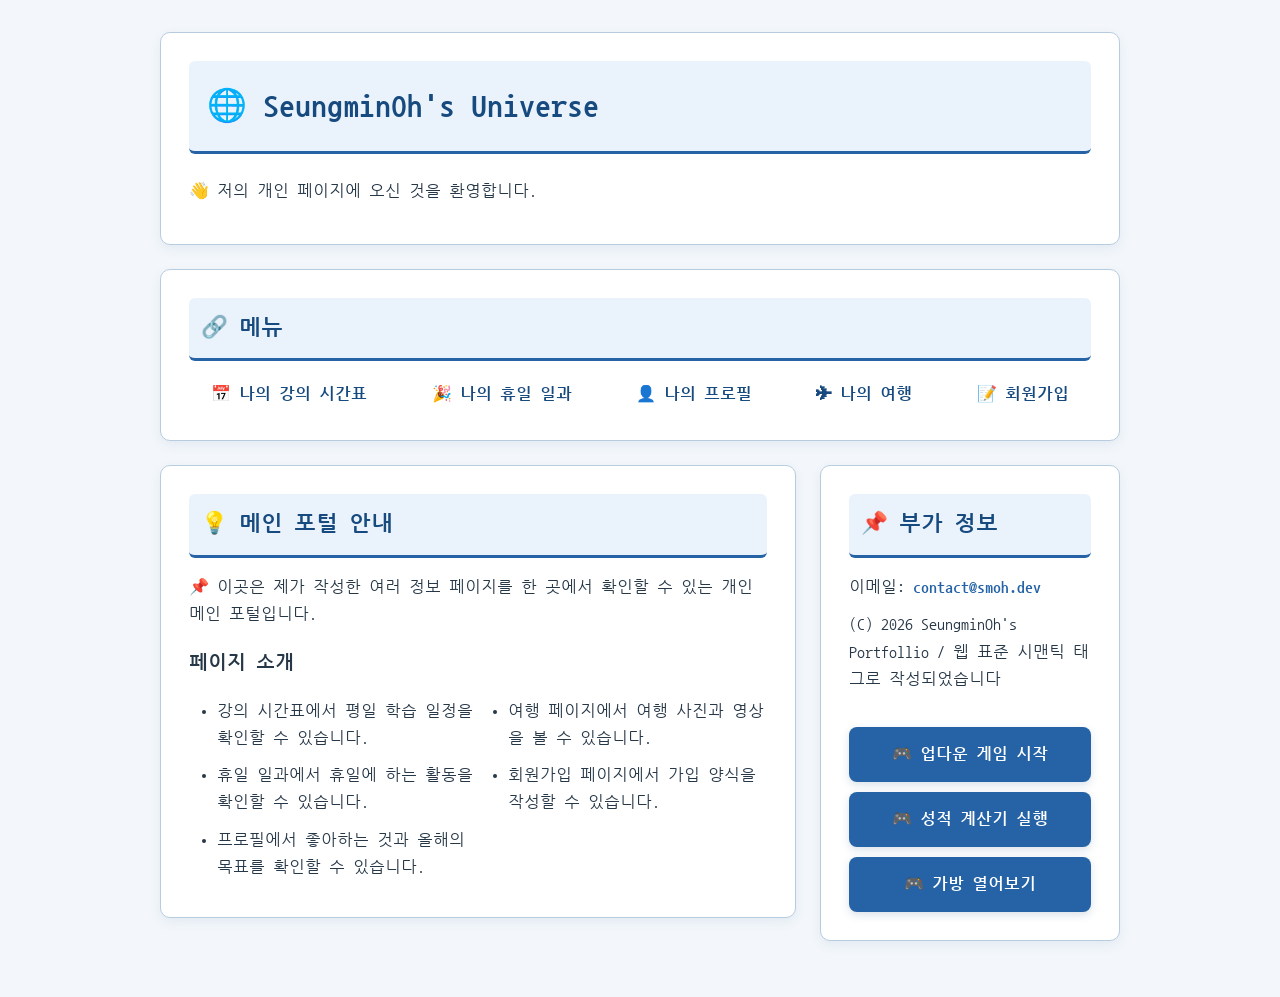
<file: index.html>
<!DOCTYPE html>
<!-- lang 속성은 엘리먼트에 사용한 텍스트의 언어정보를 지정합니다.-->
<html lang="ko">
    <head>
        <meta charset="UTF-8">
        <meta name="viewport" content="width=device-width, initial-scale=1.0">
        <title>SeungminOh's Page</title>
        <link rel="stylesheet" href="css/style.css">
    </head>
    <body class="home-page">
        <header>
            <h1>&#127760; SeungminOh's Universe</h1>
            <p>&#128075; 저의 개인 페이지에 오신 것을 환영합니다.</p>
        </header>

        <nav>
            <h2>&#128279; 메뉴</h2>
            <ul class="quick-links">
                <li><a href="html/myClass.html">&#128197; 나의 강의 시간표</a></li>
                <li><a href="html/myHoliday.html">&#127881; 나의 휴일 일과</a></li>
                <li><a href="html/myProfile.html">&#128100; 나의 프로필</a></li>
                <li><a href="html/myTrip.html">&#9992; 나의 여행</a></li>
                <li><a href="html/signUp.html">&#128221; 회원가입</a></li>
            </ul>
        </nav>

        <div class="content-layout">
            <main>
                <h2>&#128161; 메인 포털 안내</h2>
                <p>&#128204; 이곳은 제가 작성한 여러 정보 페이지를 한 곳에서 확인할 수 있는 개인 메인 포털입니다.</p>

                <h3>페이지 소개</h3>
                <ul class="intro-list">
                    <li>강의 시간표에서 평일 학습 일정을 확인할 수 있습니다.</li>
                    <li>휴일 일과에서 휴일에 하는 활동을 확인할 수 있습니다.</li>
                    <li>프로필에서 좋아하는 것과 올해의 목표를 확인할 수 있습니다.</li>
                    <li>여행 페이지에서 여행 사진과 영상을 볼 수 있습니다.</li>
                    <li>회원가입 페이지에서 가입 양식을 작성할 수 있습니다.</li>
                </ul>
            </main>

            <aside>
                <h2>&#128204; 부가 정보</h2>
                <p>이메일: <a href="mailto:contact@smoh.dev">contact@smoh.dev</a></p>
                <p>(C) 2026 SeungminOh's Portfollio / 웹 표준 시맨틱 태그로 작성되었습니다</p>
                <section class="action-section" aria-label="업다운 게임">
                    <button type="button" id="start-up-down" class="action-button">
                        &#127918; 업다운 게임 시작
                    </button>
                    <button type="button" id="grade-calc" class="action-button">
                        &#127918; 성적 계산기 실행
                    </button>
                    <button type="button" id="in-my-bag" class="action-button">
                        &#127918; 가방 열어보기
                    </button>
                </section>
   
       
            </aside>
        </div>
        <script src="script/upDown.js"></script>
        <script src="script/grade.js"></script>
        <script src="script/bag.js"></script>

    </body>
</html>
</file>
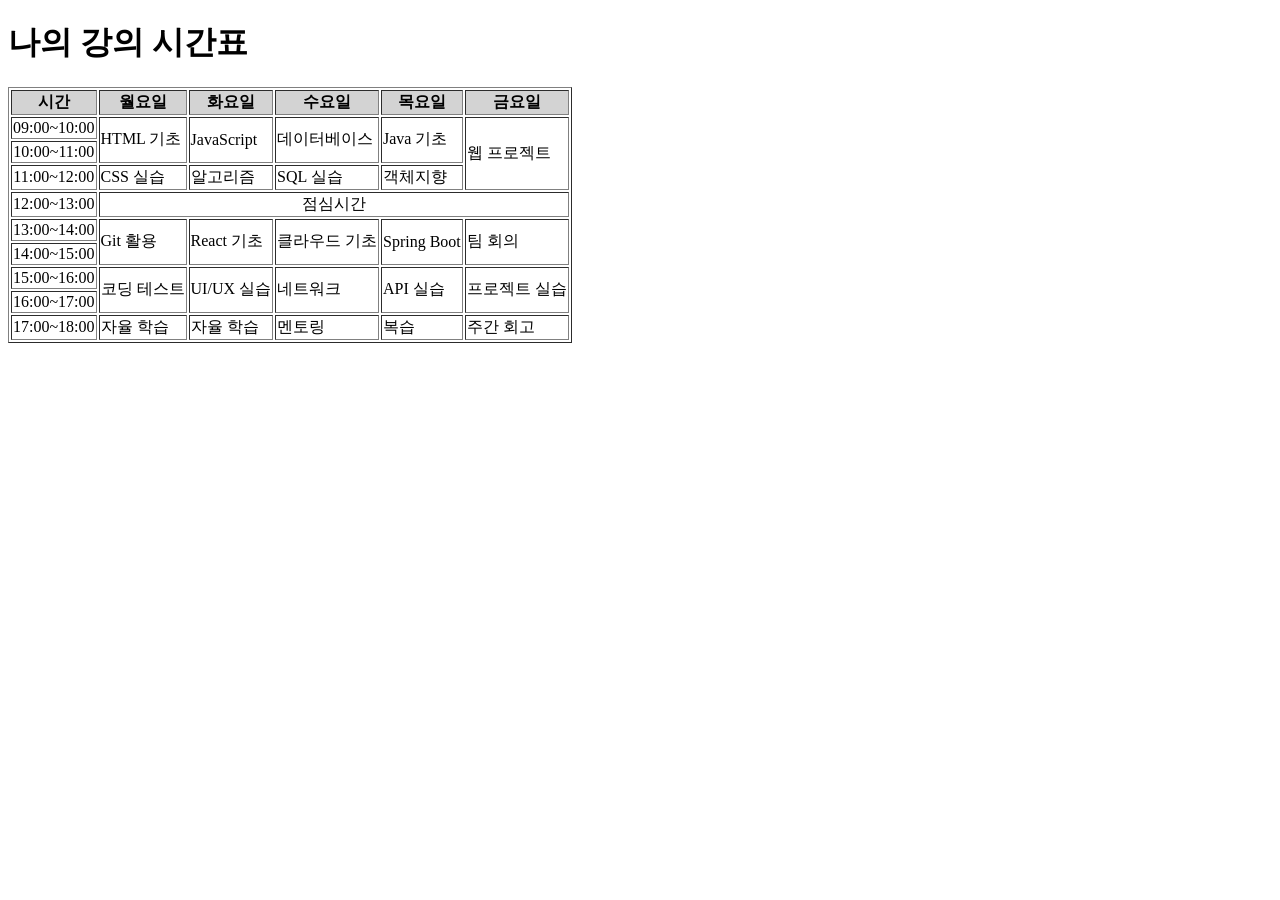
<file: myClass.html>
<!DOCTYPE html>
<html lang="ko">
<head>
    <meta charset="UTF-8">
    <meta name="viewport" content="width=device-width, initial-scale=1.0">
    <title>나의 강의 시간표</title>
</head>
<body>
    <div class="container">
        <h1>나의 강의 시간표</h1>
        <table border="1">
            <thead bgcolor="lightgray">
                <tr>
                    <th>시간</th>
                    <th>월요일</th>
                    <th>화요일</th>
                    <th>수요일</th>
                    <th>목요일</th>
                    <th>금요일</th>
                </tr>
            </thead>
            <tbody>
                <tr>
                    <td align="center">09:00~10:00</td>
                    <td rowspan="2">HTML 기초</td>
                    <td rowspan="2">JavaScript</td>
                    <td rowspan="2">데이터베이스</td>
                    <td rowspan="2">Java 기초</td>
                    <td rowspan="3">웹 프로젝트</td>
                </tr>
                <tr>
                    <td align="center">10:00~11:00</td>
                </tr>
                <tr>
                    <td align="center">11:00~12:00</td>
                    <td>CSS 실습</td>
                    <td>알고리즘</td>
                    <td>SQL 실습</td>
                    <td>객체지향</td>
                </tr>
                <tr>
                    <td align="center">12:00~13:00</td>
                    <td colspan="5" align="center">점심시간</td>
                </tr>
                <tr>
                    <td align="center">13:00~14:00</td>
                    <td rowspan="2">Git 활용</td>
                    <td rowspan="2">React 기초</td>
                    <td rowspan="2">클라우드 기초</td>
                    <td rowspan="2">Spring Boot</td>
                    <td rowspan="2">팀 회의</td>
                </tr>
                <tr>
                    <td align="center">14:00~15:00</td>
                </tr>
                <tr>
                    <td align="center">15:00~16:00</td>
                    <td rowspan="2">코딩 테스트</td>
                    <td rowspan="2">UI/UX 실습</td>
                    <td rowspan="2">네트워크</td>
                    <td rowspan="2">API 실습</td>
                    <td rowspan="2">프로젝트 실습</td>
                </tr>
                <tr>
                    <td align="center">16:00~17:00</td>
                </tr>
                <tr>
                    <td align="center">17:00~18:00</td>
                    <td>자율 학습</td>
                    <td>자율 학습</td>
                    <td>멘토링</td>
                    <td>복습</td>
                    <td>주간 회고</td>
                </tr>
            </tbody>
        </table>
    </div>
</body>
</html>
</file>
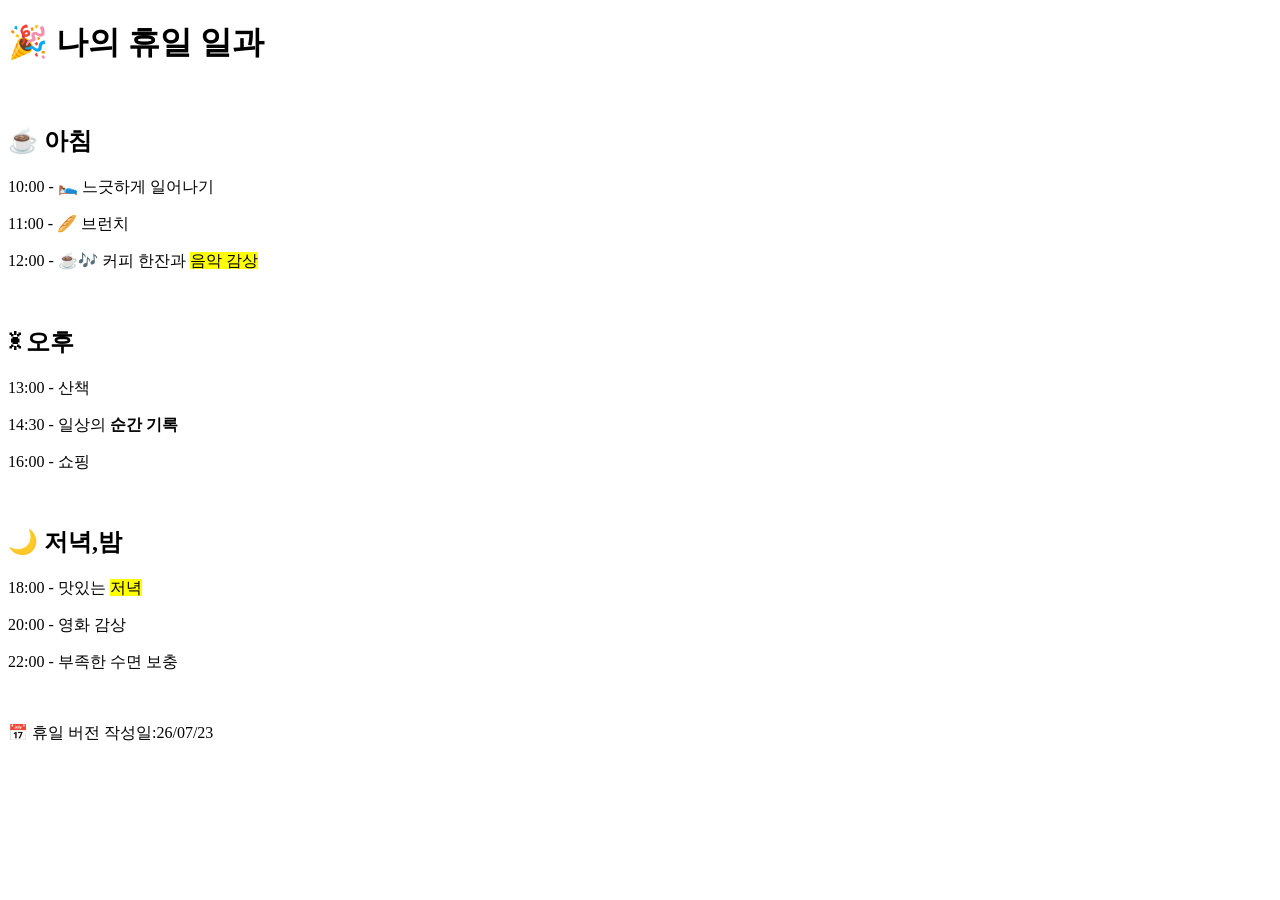
<file: myHoliday.html>
<!DOCTYPE html>
<html lang="ko">
<head>
    <meta charset="UTF-8">
    <meta name="viewport" content="width=device-width, initial-scale=1.0">
    <title>휴일 일과</title>
</head>
<body>
    <div class="container">
        <h1>&#127881; 나의 휴일 일과</h1>
        <br>

        <h2>&#9749; 아침</h2>
        <p>10:00 - &#128716; 느긋하게 일어나기</p>
        <p>11:00 - &#129366; 브런치</p>
        <p>12:00 - &#9749;&#127926; 커피 한잔과 <mark>음악 감상</mark></p>
        <br>

        <h2>&#9728; 오후</h2>
        <p>13:00 - 산책</p>
        <p>14:30 - 일상의 <strong>순간 기록</strong></p>
        <p>16:00 - 쇼핑</p>
        <br>

        <h2>&#127769; 저녁,밤</h2>
        <p>18:00 - 맛있는 <mark>저녁</mark></p>
        <p>20:00 - 영화 감상</p>
        <p>22:00 - 부족한 수면 보충</p>
        <br>
        
        <p>&#128197; 휴일 버전 작성일:26/07/23</p>
    </div>
</body>
</html>
</file>
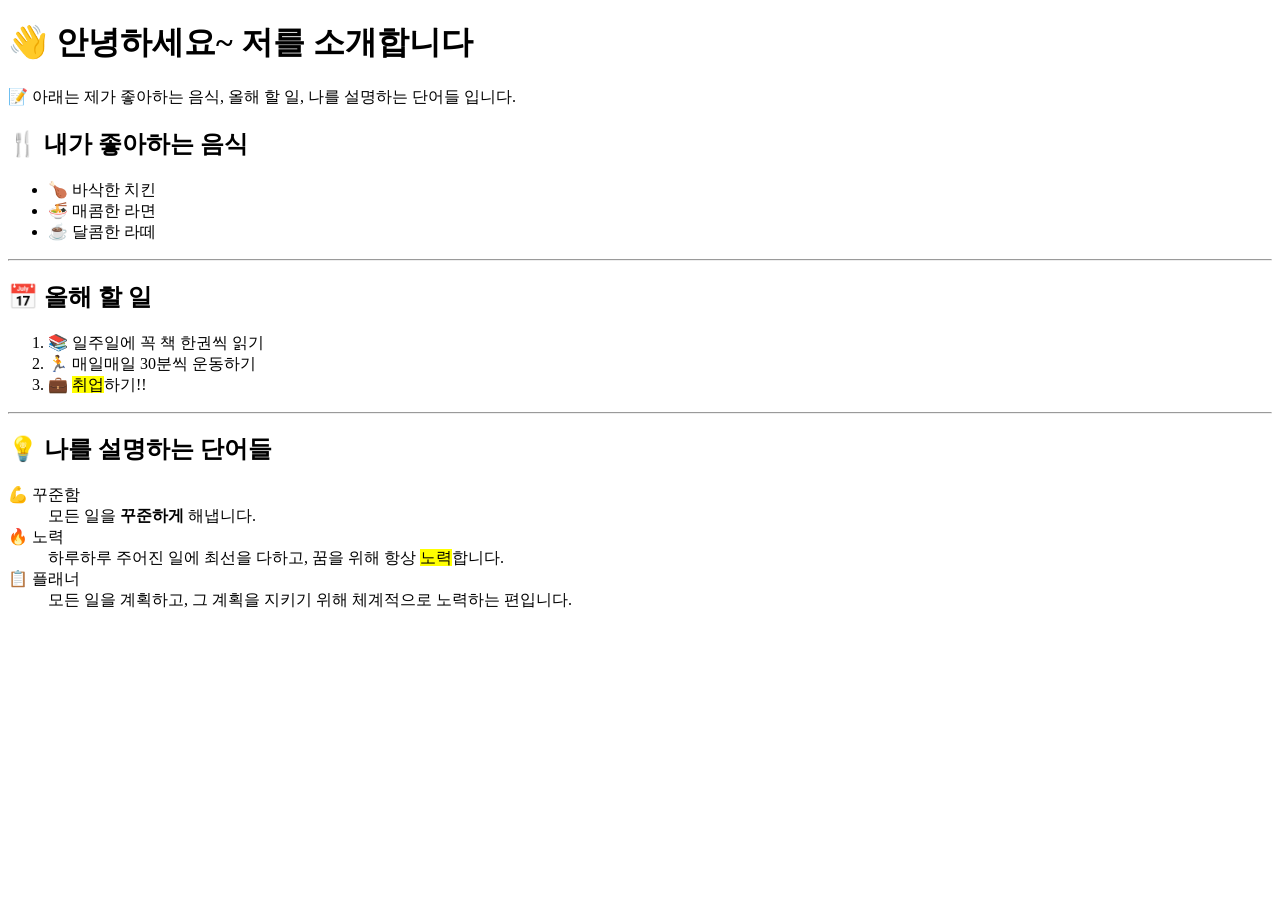
<file: myProfile.html>
<!DOCTYPE html>
<html lang="ko">
<head>
    <meta charset="UTF-8">
    <meta name="viewport" content="width=device-width, initial-scale=1.0">
    <title>나의 소개</title>
</head>
<body>
    <div class="container">
        <h1>&#128075; 안녕하세요~ 저를 소개합니다</h1>
        <p>&#128221; 아래는 제가 좋아하는 음식, 올해 할 일, 나를 설명하는 단어들 입니다.</p>
        <h2>&#127860; 내가 좋아하는 음식</h2>
        <ul>
        <li>&#127831; 바삭한 치킨</li>
        <li>&#127836; 매콤한 라면</li>
        <li>&#9749; 달콤한 라떼</li>
        </ul>
        <hr>
        <h2>&#128197; 올해 할 일</h2>
        <ol>
        <li>&#128218; 일주일에 꼭 책 한권씩 읽기</li>
        <li>&#127939; 매일매일 30분씩 운동하기</li>
        <li>&#128188; <mark>취업</mark>하기!!</li>
        </ol>
        <hr>
        <h2>&#128161; 나를 설명하는 단어들</h2>
        <dl>
        <dt>&#128170; 꾸준함</dt>
        <dd>모든 일을 <strong>꾸준하게</strong> 해냅니다.</dd>
        <dt>&#128293; 노력</dt>
        <dd>하루하루 주어진 일에 최선을 다하고, 꿈을 위해 항상 <mark>노력</mark>합니다.</dd>
        <dt>&#128203; 플래너</dt>
        <dd>모든 일을 계획하고, 그 계획을 지키기 위해 체계적으로 노력하는 편입니다.</dd>
        </dl>
    </div>
</body>
</html>
</file>
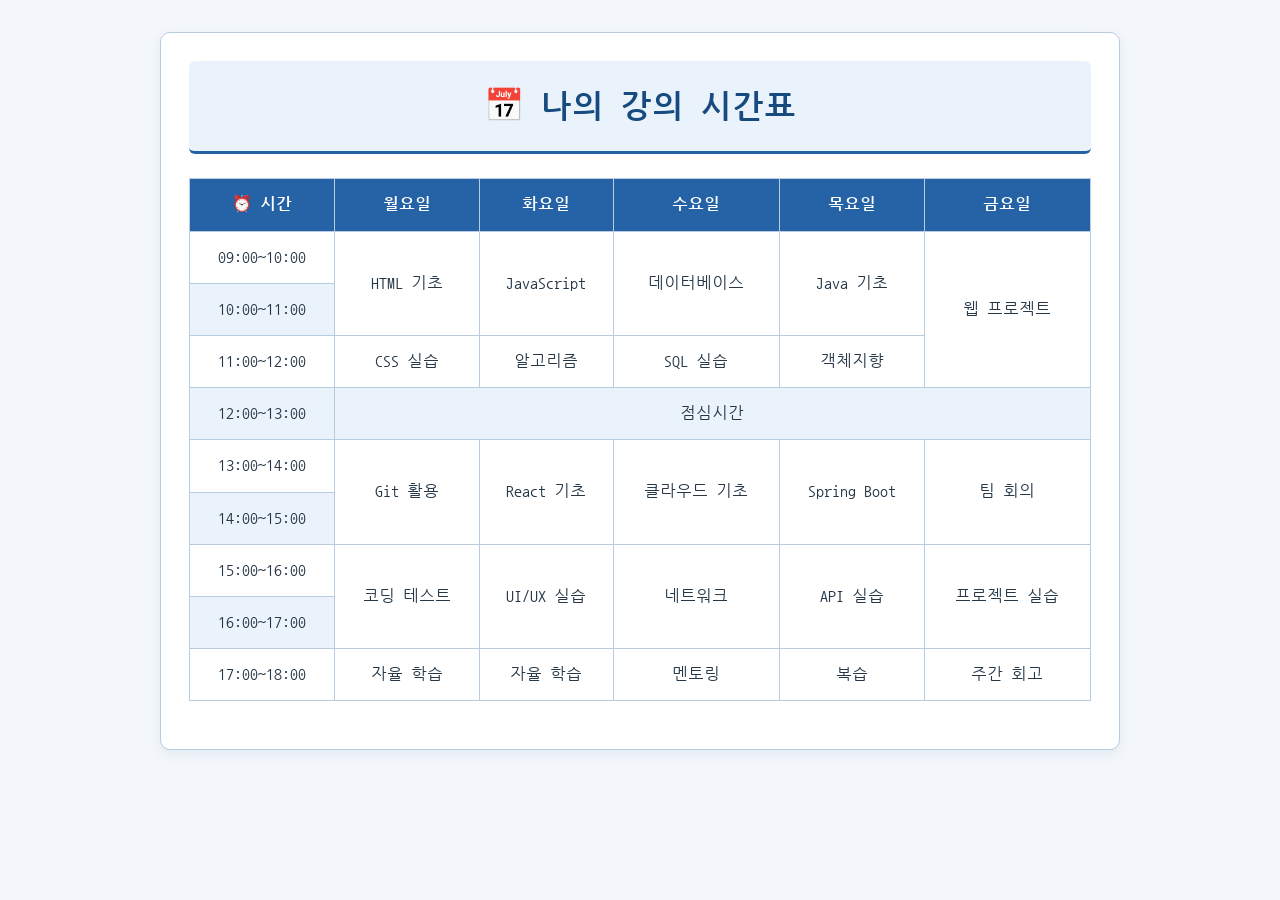
<file: html/myClass.html>
<!DOCTYPE html>
<html lang="ko">
<head>
    <meta charset="UTF-8">
    <meta name="viewport" content="width=device-width, initial-scale=1.0">
    <title>나의 강의 시간표</title>
    <link rel="stylesheet" href="../css/style.css">
</head>
<!-- rowspan과 colspan을 attribute로 주면 셀 병합을 구현할 수 있다.-->
<body class="centered-page">
    <div class="container">
        <h1>&#128197; 나의 강의 시간표</h1>
        <table>
            <thead>
                <tr>
                    <th>&#9200; 시간</th>
                    <th>월요일</th>
                    <th>화요일</th>
                    <th>수요일</th>
                    <th>목요일</th>
                    <th>금요일</th>
                </tr>
            </thead>
            <tbody>
                <tr>
                    <td>09:00~10:00</td>
                    <td rowspan="2">HTML 기초</td>
                    <td rowspan="2">JavaScript</td>
                    <td rowspan="2">데이터베이스</td>
                    <td rowspan="2">Java 기초</td>
                    <td rowspan="3">웹 프로젝트</td>
                </tr>
                <tr>
                    <td>10:00~11:00</td>
                </tr>
                <tr>
                    <td>11:00~12:00</td>
                    <td>CSS 실습</td>
                    <td>알고리즘</td>
                    <td>SQL 실습</td>
                    <td>객체지향</td>
                </tr>
                <tr>
                    <td>12:00~13:00</td>
                    <td colspan="5">점심시간</td>
                </tr>
                <tr>
                    <td>13:00~14:00</td>
                    <td rowspan="2">Git 활용</td>
                    <td rowspan="2">React 기초</td>
                    <td rowspan="2">클라우드 기초</td>
                    <td rowspan="2">Spring Boot</td>
                    <td rowspan="2">팀 회의</td>
                </tr>
                <tr>
                    <td>14:00~15:00</td>
                </tr>
                <tr>
                    <td>15:00~16:00</td>
                    <td rowspan="2">코딩 테스트</td>
                    <td rowspan="2">UI/UX 실습</td>
                    <td rowspan="2">네트워크</td>
                    <td rowspan="2">API 실습</td>
                    <td rowspan="2">프로젝트 실습</td>
                </tr>
                <tr>
                    <td>16:00~17:00</td>
                </tr>
                <tr>
                    <td>17:00~18:00</td>
                    <td>자율 학습</td>
                    <td>자율 학습</td>
                    <td>멘토링</td>
                    <td>복습</td>
                    <td>주간 회고</td>
                </tr>
            </tbody>
        </table>
    </div>
</body>
</html>
</file>
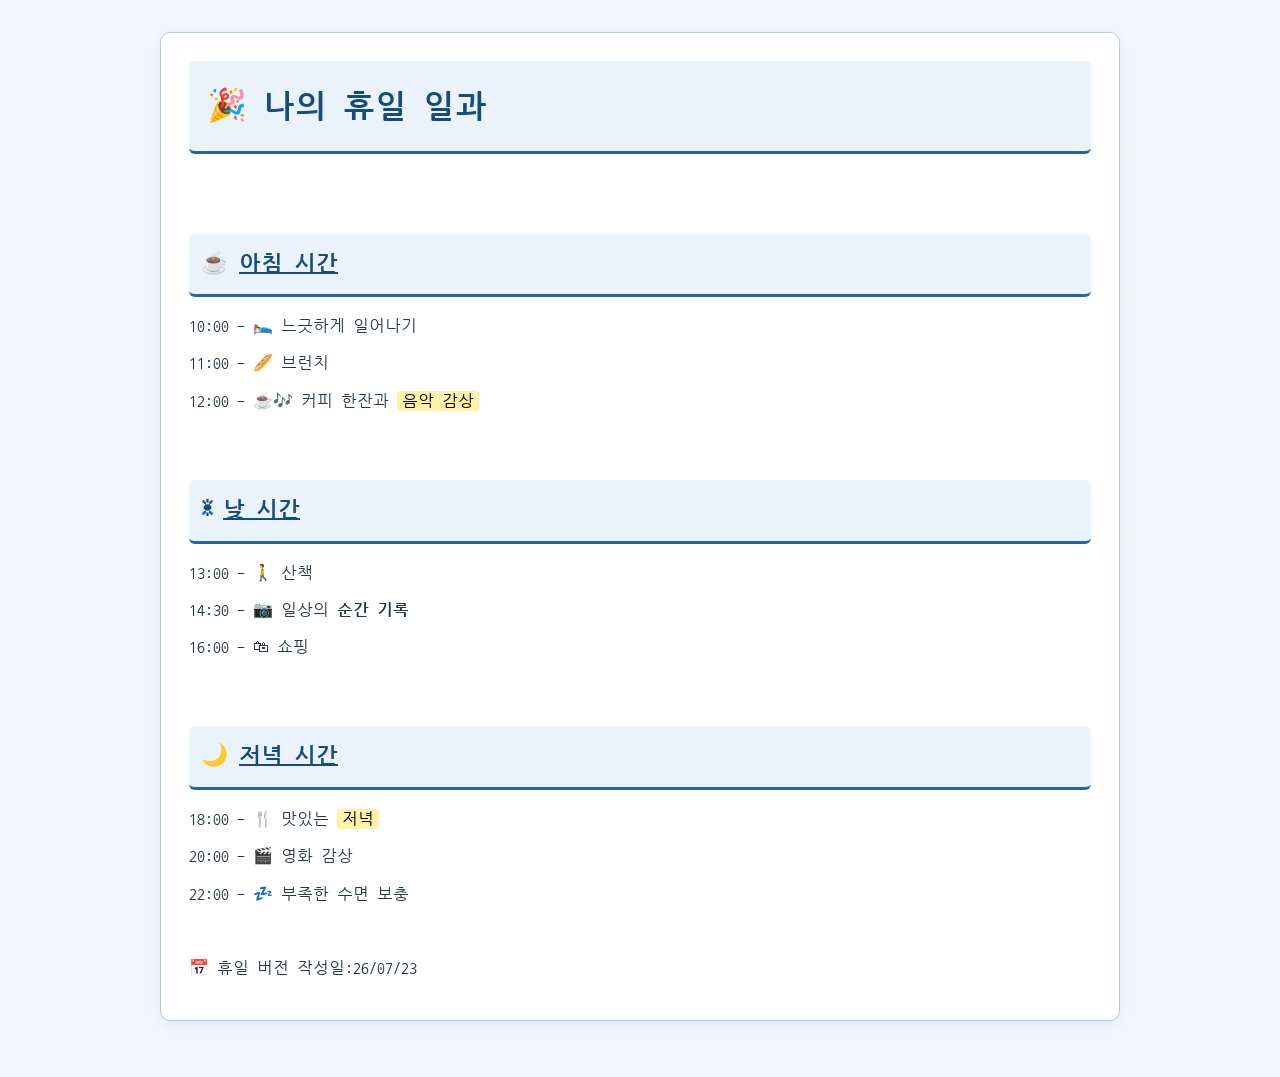
<file: html/myHoliday.html>
<!DOCTYPE html>
<html lang="ko">
<head>
    <meta charset="UTF-8">
    <meta name="viewport" content="width=device-width, initial-scale=1.0">
    <title>나의 휴일 일과</title>
    <link rel="stylesheet" href="../css/style.css">
</head>
<body>
    <div class="container">
        <h1>&#127881; 나의 휴일 일과</h1>
        <br>

        <h2>&#9749; <span style="text-decoration: underline;">아침 시간</span></h2>
        <p>10:00 - &#128716; 느긋하게 일어나기</p>
        <p>11:00 - &#129366; 브런치</p>
        <p>12:00 - &#9749;&#127926; 커피 한잔과 <mark>음악 감상</mark></p>
        <br>

        <h2>&#9728; <span style="text-decoration: underline;">낮 시간</span> </h2>
        <p>13:00 - &#128694; 산책</p>
        <p>14:30 - &#128247; 일상의 <strong>순간 기록</strong></p>
        <p>16:00 - &#128717; 쇼핑</p>
        <br>

        <h2>&#127769; <span style="text-decoration: underline;">저녁 시간</span></h2>
        <p>18:00 - &#127860; 맛있는 <mark>저녁</mark></p>
        <p>20:00 - &#127916; 영화 감상</p>
        <p>22:00 - &#128164; 부족한 수면 보충</p>
        <br>
        
        <p>&#128197; 휴일 버전 작성일:26/07/23</p>
    </div>
</body>
</html>
</file>
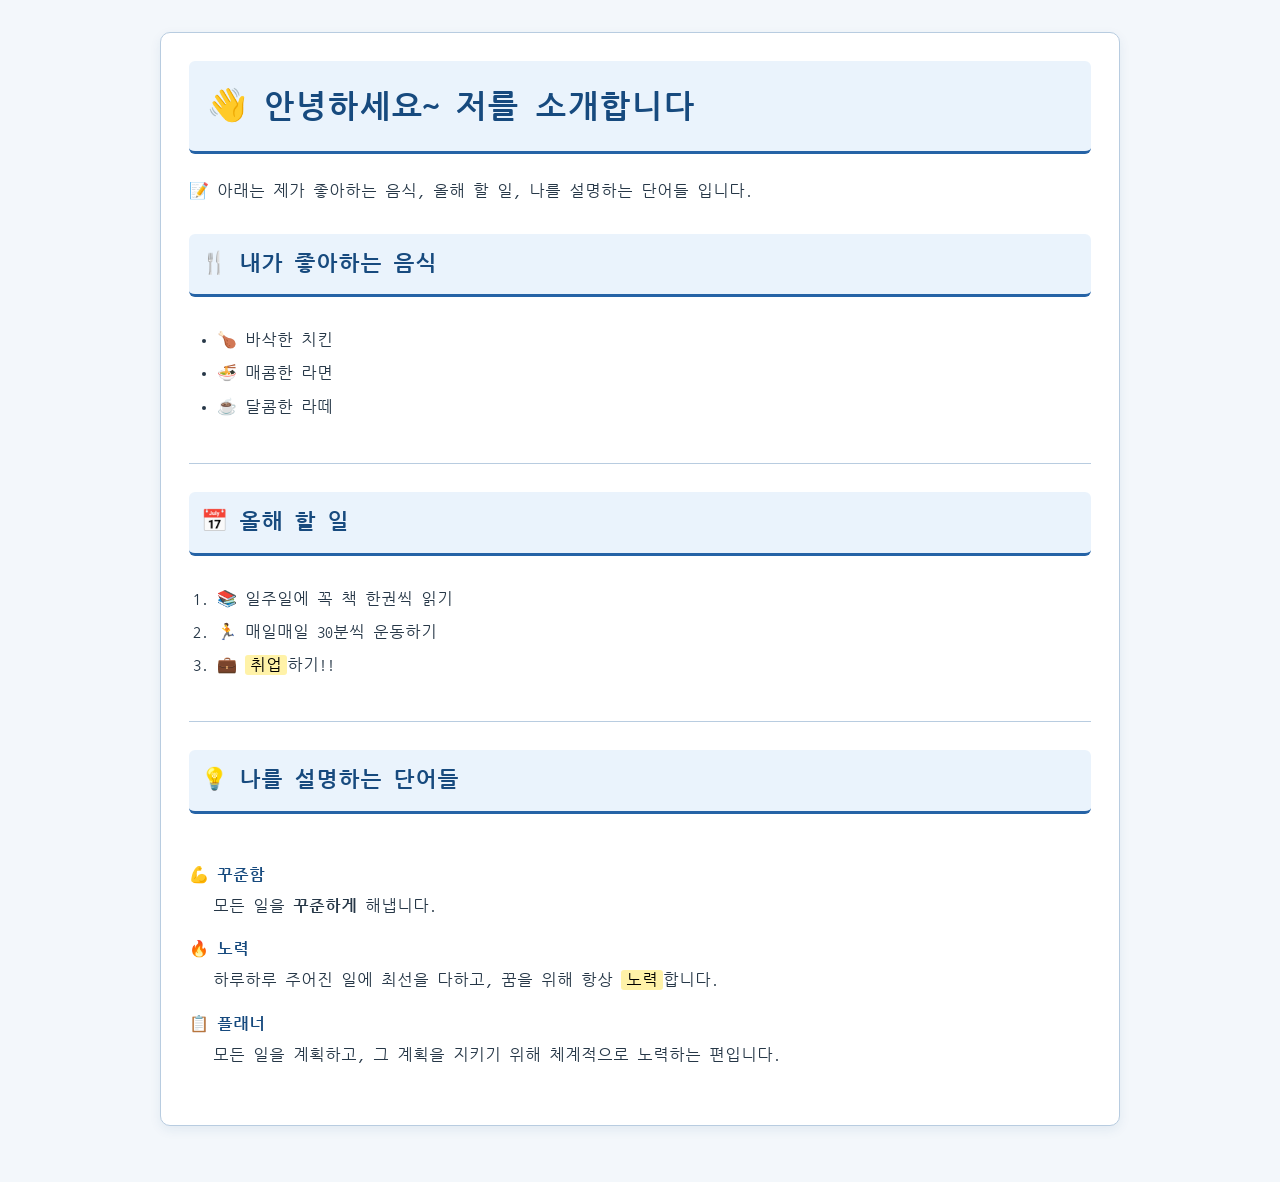
<file: html/myProfile.html>
<!DOCTYPE html>
<html lang="ko">
<head>
    <meta charset="UTF-8">
    <meta name="viewport" content="width=device-width, initial-scale=1.0">
    <title>나의 소개</title>
    <link rel="stylesheet" href="../css/style.css">
</head>
<body>
    <div class="container">
        <h1>&#128075; 안녕하세요~ 저를 소개합니다</h1>
        <p>&#128221; 아래는 제가 좋아하는 음식, 올해 할 일, 나를 설명하는 단어들 입니다.</p>
        <h2>&#127860; 내가 좋아하는 음식</h2>
        <ul>
        <li>&#127831; 바삭한 치킨</li>
        <li>&#127836; 매콤한 라면</li>
        <li>&#9749; 달콤한 라떼</li>
        </ul>
        <hr>
        <h2>&#128197; 올해 할 일</h2>
        <ol>
        <li>&#128218; 일주일에 꼭 책 한권씩 읽기</li>
        <li>&#127939; 매일매일 30분씩 운동하기</li>
        <li>&#128188; <mark>취업</mark>하기!!</li>
        </ol>
        <hr>
        <h2>&#128161; 나를 설명하는 단어들</h2>
        <dl>
        <dt>&#128170; 꾸준함</dt>
        <dd>모든 일을 <strong>꾸준하게</strong> 해냅니다.</dd>
        <dt>&#128293; 노력</dt>
        <dd>하루하루 주어진 일에 최선을 다하고, 꿈을 위해 항상 <mark>노력</mark>합니다.</dd>
        <dt>&#128203; 플래너</dt>
        <dd>모든 일을 계획하고, 그 계획을 지키기 위해 체계적으로 노력하는 편입니다.</dd>
        </dl>
    </div>
</body>
</html>
</file>
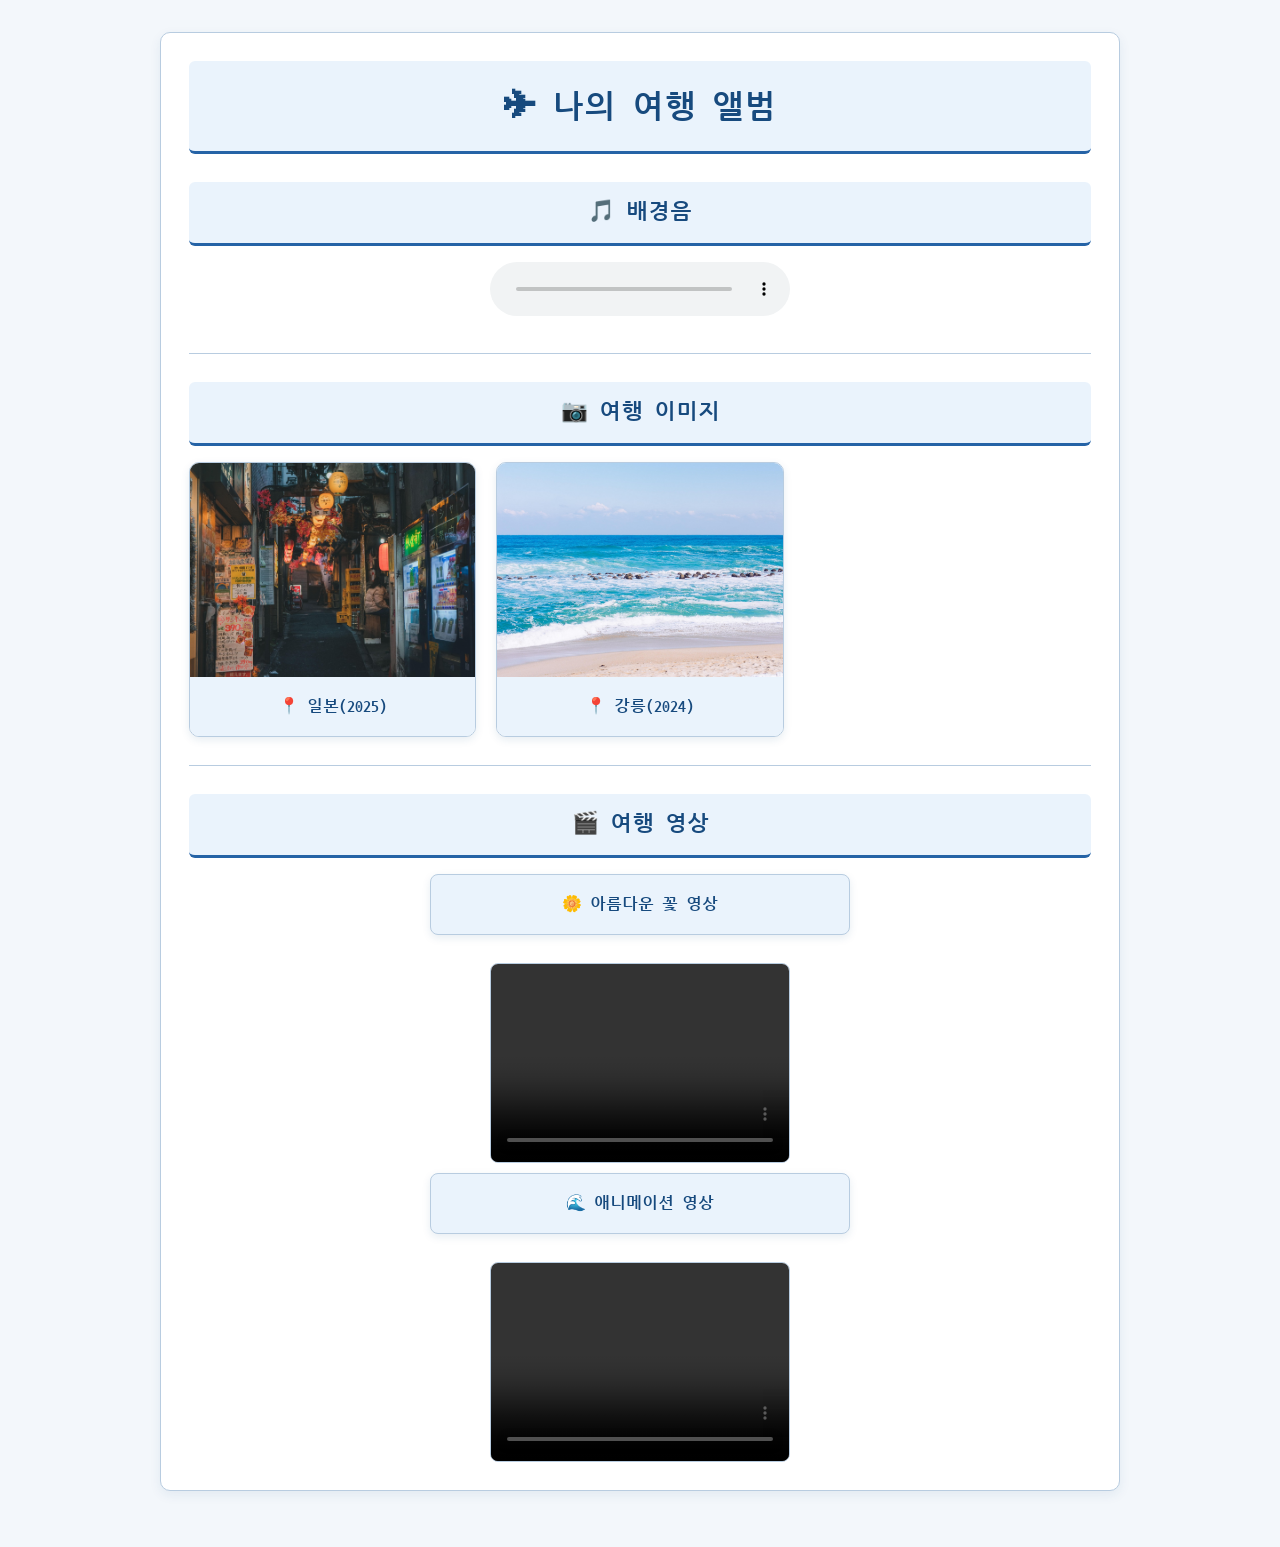
<file: html/myTrip.html>
<!DOCTYPE html>
<html lang="ko">
<head>
    <meta charset="UTF-8">
    <meta name="viewport" content="width=device-width, initial-scale=1.0">
    <title>Document</title>
    <link rel="stylesheet" href="../css/style.css">
</head>
<body class="centered-page">
    <div class="container">
        <h1>&#9992; 나의 여행 앨범</h1>
        <h2>&#127925; 배경음</h2>
        <audio controls autoplay>
            <source src="https://upload.wikimedia.org/wikipedia/commons/7/72/Wikimedia_CEE_2024_Istanbul_-_Opening_Music.wav" type="audio/wav">
            Your browser does not support the audio element.
        </audio>
        <hr>
        <!-- Use Image In Media Folder-->
        <h2>&#128247; 여행 이미지</h2>
        <section class="trip-grid" aria-label="여행 사진 목록">
            <article class="trip-card">
                <img src="/media/japan.jpg" alt="일본 여행 사진">
                <p class="trip-tag">&#128205; 일본(2025)</p>
            </article>
            <article class="trip-card">
                <img src="/media/gangneung.jpg" alt="강릉 여행 사진">
                <p class="trip-tag">&#128205; 강릉(2024)</p>
            </article>
        </section>
        <hr>
        <!-- Use Image In Media Folder-->
        <h2>&#127916; 여행 영상</h2>
        <p class="media-tag">&#127804; 아름다운 꽃 영상</p>
        <video controls width="300" height="200" autoplay>
            <source src="https://interactive-examples.mdn.mozilla.net/media/cc0-videos/flower.mp4" type="video/mp4">
            Your browser dows not suppor the video tag.
        </video>
        <p class="media-tag">&#127754; 애니메이션 영상</p>
        <video controls width="300" height="200" autoplay>
            <source src="https://www.w3schools.com/html/mov_bbb.mp4" type="video/mp4">
            Your browser dows not suppor the video tag.
        </video>
    </div>
</body>
</html>
</file>
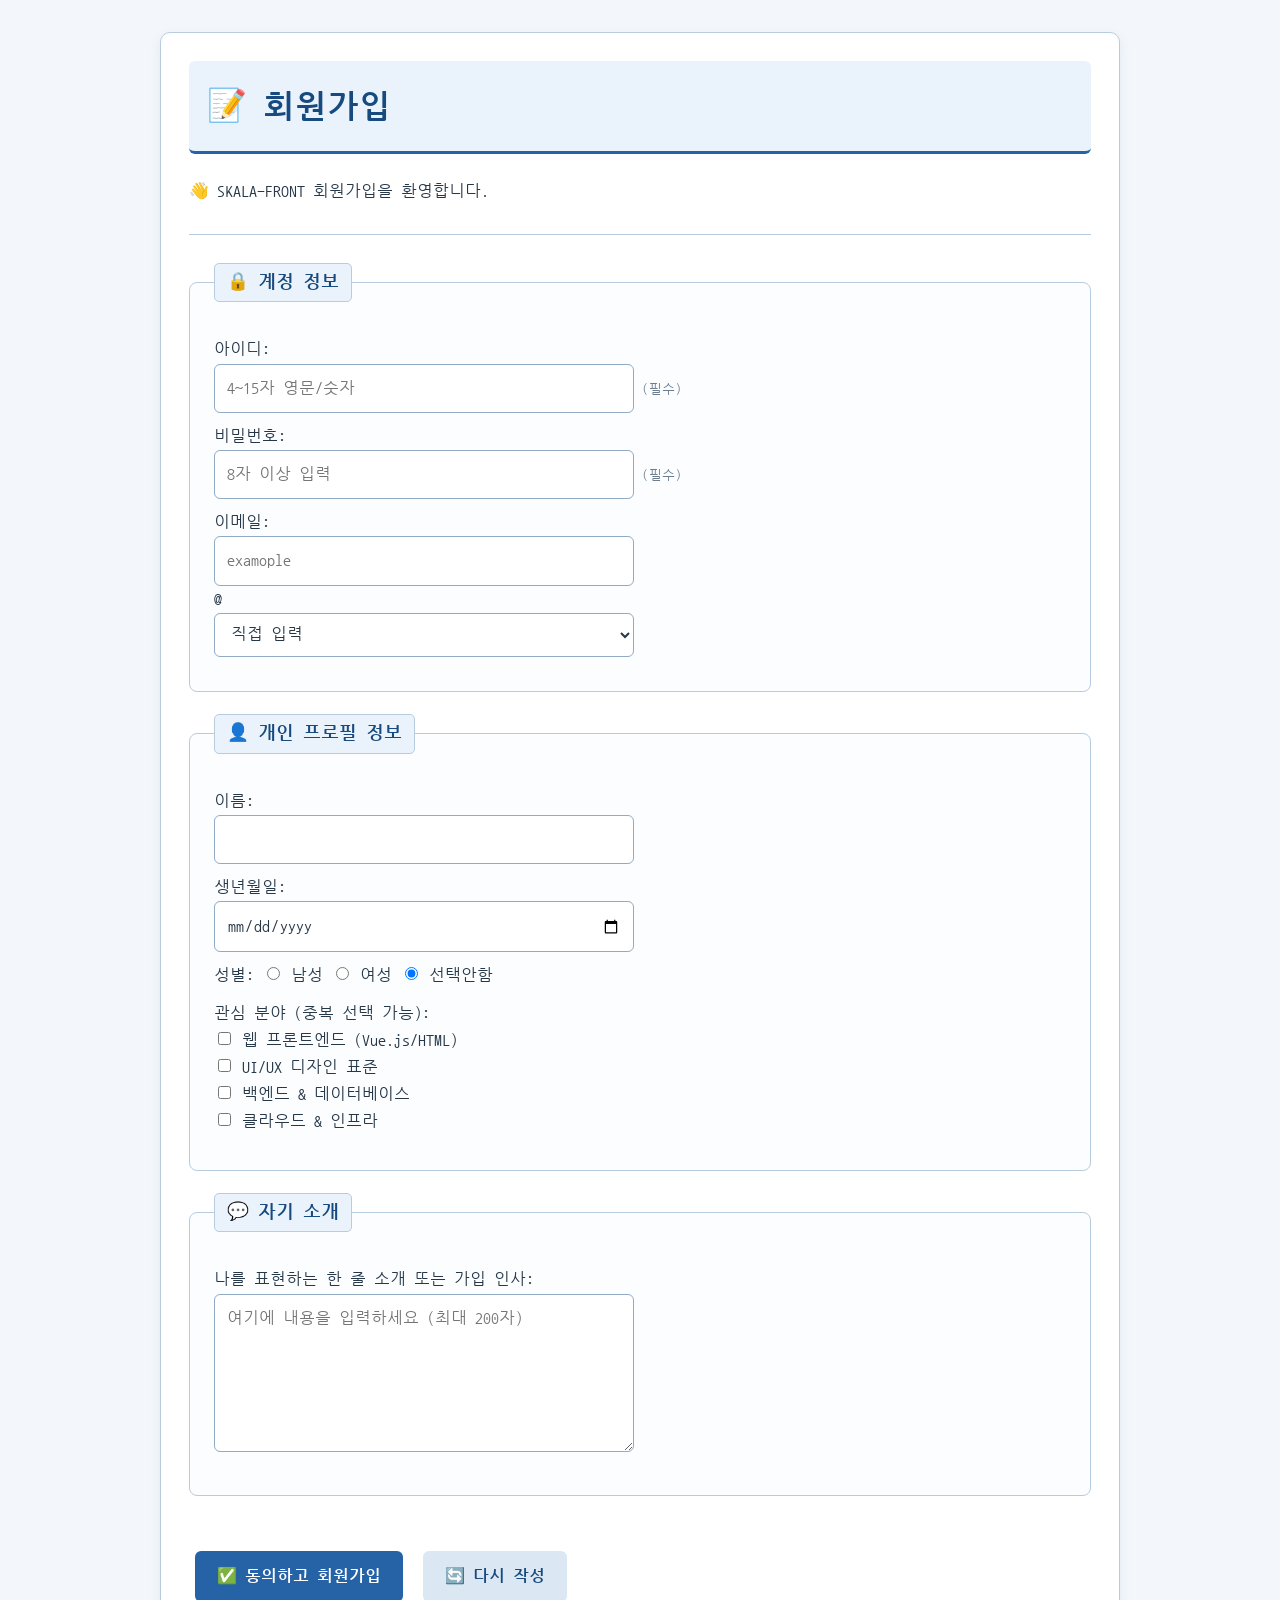
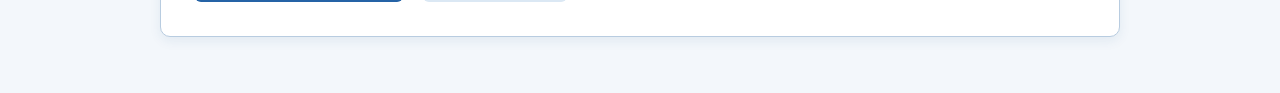
<file: html/signUp.html>
<!DOCTYPE html>
<html lang="ko">
<head>
    <meta charset="UTF-8">
    <meta name="viewport" content="width=device-width, initial-scale=1.0">
    <title>SKALA-FRONT 회원가입 페이지</title>
    <link rel="stylesheet" href="../css/style.css">
</head> 
<body>
    <div class="container">
        <h1>&#128221; 회원가입</h1>
        <p>&#128075; SKALA-FRONT 회원가입을 환영합니다.</p><hr>
        <form action="signUpResult.html" method="get">
            <fieldset>
                <legend>&#128274; 계정 정보</legend>
                <p>
                    <label for="userId">아이디: </label><br>
                    <input type="text" id="userId" name="userId" minlength="4" maxlength="15" required placeholder="4~15자 영문/숫자">
                    <small>(필수)</small>
                </p>
                <p>
                    <label for="userPw">비밀번호: </label><br>
                    <input type="password" id="userPw" name="userPw" minlength="8" required placeholder="8자 이상 입력">
                    <small>(필수)</small>
                </p>
                <p>
                    <label for="userEmail">이메일: </label><br>
                    <input type="text" id="userEmail" name="userEmail" placeholder="examople">
                    <br>@<br>
                    <select name="emailDomain">
                        <option value="direct">직접 입력</option>
                        <option value="naver.com">naver.com</option>
                        <option value="gmail.com">gmail.com</option>
                        <option value="kakao.com">kakao.com</option>
                    </select>
                </p>
            </fieldset>

            <fieldset>
                <legend>&#128100; 개인 프로필 정보</legend>
                <p>
                    <label for="userName">이름: </label><br>
                    <input type="text" id="userName" name="userName" required>
                </p>
                <p>
                    <label for="userBirth">생년월일: </label><br>
                    <input type="date" id="userBirth" name="userBirth">
                </p>
                <p>
                    성별:
                    <label><input type="radio" name="gender" value="male" checked> 남성</label>
                    <label><input type="radio" name="gender" value="female" checked> 여성</label>
                    <label><input type="radio" name="gender" value="none" checked> 선택안함</label>
                </p>
                <p>
                    관심 분야 (중복 선택 가능): <br>
                    <label><input type="checkbox" name="interest" value="frontend"> 웹 프론트엔드 (Vue.js/HTML) </label><br>
                    <label><input type="checkbox" name="interest" value="uiux"> UI/UX 디자인 표준 </label><br>
                    <label><input type="checkbox" name="interest" value="backend"> 백엔드 & 데이터베이스 </label><br>
                    <label><input type="checkbox" name="interest" value="devops"> 클라우드 & 인프라 </label>
                </p>
            </fieldset>

            <fieldset>
                <legend>&#128172; 자기 소개</legend>
                <p>
                    <label for="intro">나를 표현하는 한 줄 소개 또는 가입 인사:</label><br>
                    <textarea id="intro" name="intro" rows="5" cols="50" placeholder="여기에 내용을 입력하세요 (최대 200자)"></textarea>
                </p>
            </fieldset>
            <br>
            <input type="submit" value="&#9989; 동의하고 회원가입">
            <input type="reset" value="&#128260; 다시 작성">
        </form>
    </div>
</body>
</html>
</file>
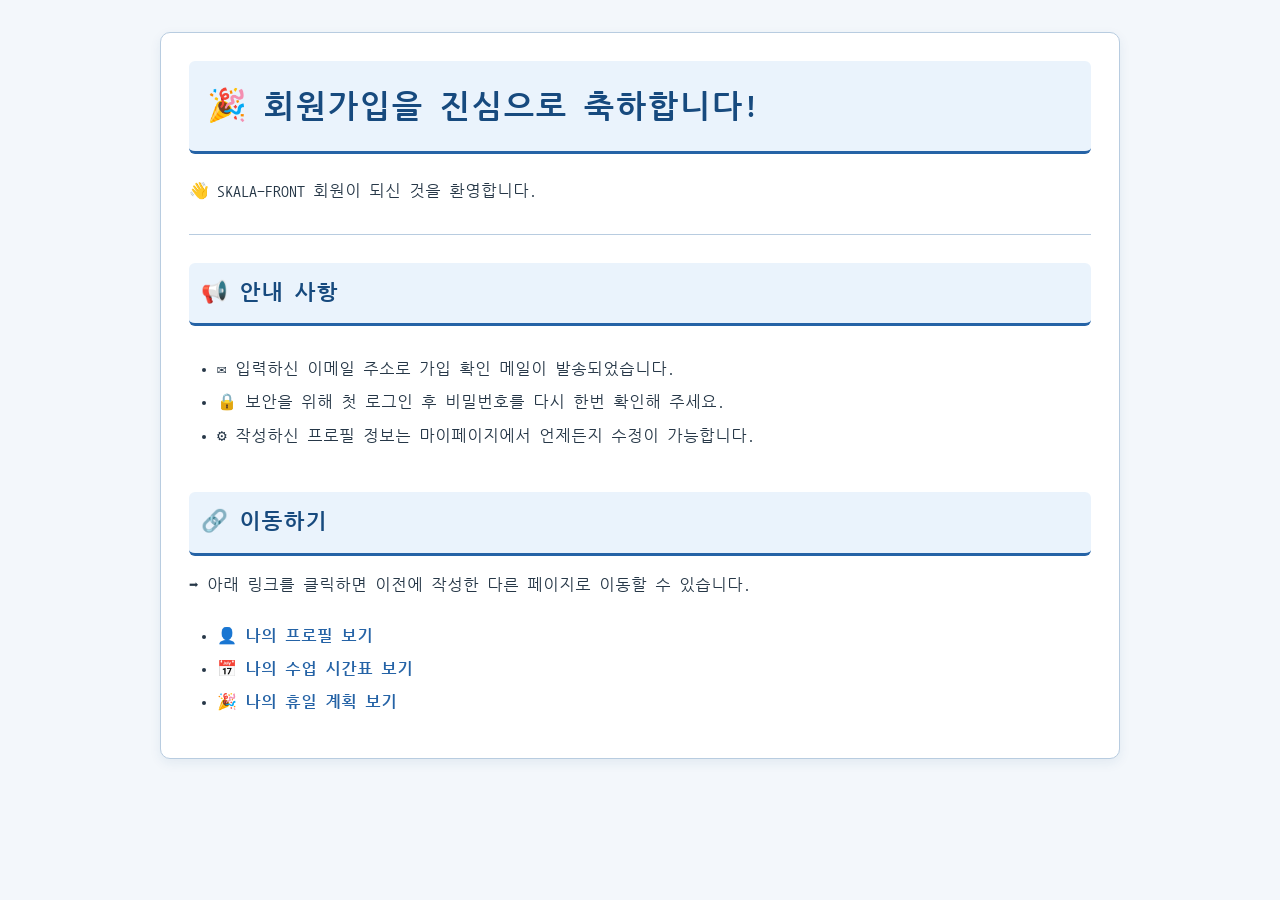
<file: html/signUpResult.html>
<!DOCTYPE html>
<html lang="ko">
<head>
    <meta charset="UTF-8">
    <meta name="viewport" content="width=device-width, initial-scale=1.0">
    <title>Welcome!!</title>
    <link rel="stylesheet" href="../css/style.css">
</head>
<body>
    <div class="container">
        <h1>&#127881; 회원가입을 진심으로 축하합니다!</h1>
        <p>&#128075; SKALA-FRONT 회원이 되신 것을 환영합니다.</p><hr>
        
        <h2>&#128226; 안내 사항</h2>
        <ul>
            <li>&#9993; 입력하신 이메일 주소로 가입 확인 메일이 발송되었습니다.</li>
            <li>&#128274; 보안을 위해 첫 로그인 후 비밀번호를 다시 한번 확인해 주세요.</li>
            <li>&#9881; 작성하신 프로필 정보는 마이페이지에서 언제든지 수정이 가능합니다.</li>
        </ul>
        <br>

        <h2>&#128279; 이동하기</h2>
        <p>&#10145; 아래 링크를 클릭하면 이전에 작성한 다른 페이지로 이동할 수 있습니다.</p>
        <ul>
            <li>&#128100; <a href="/html/myProfile.html">나의 프로필 보기</a></li>
            <li>&#128197; <a href="/html/myClass.html">나의 수업 시간표 보기</a></li>
            <li>&#127881; <a href="/html/myHoliday.html">나의 휴일 계획 보기</a></li>
        </ul>
    </div>
</body>
</html>
</file>
<file: css/style.css>
@import url("https://fonts.googleapis.com/css2?family=Nanum+Gothic+Coding:wght@400;700&display=swap");

:root {
    --main-blue: #2563a6;
    --dark-blue: #174a7e;
    --light-blue: #eaf3fc;
    --border-color: #b8cce0;
    --text-color: #263747;
    --page-background: #f3f7fb;
    --content-background: #ffffff;
}

* {
    box-sizing: border-box;
}

body {
    margin: 0;
    padding: 32px 20px;
    color: var(--text-color);
    background-color: var(--page-background);
    font-family: "Nanum Gothic Coding", monospace;
    line-height: 1.7;
    text-align: left;
}

.centered-page {
    text-align: center;
}

header,
nav,
main,
aside,
.container {
    width: min(100%, 960px);
    margin: 0 auto 24px;
    padding: 28px;
    background-color: var(--content-background);
    border: 1px solid var(--border-color);
    border-radius: 10px;
    box-shadow: 0 4px 12px rgba(23, 74, 126, 0.08);
}

h1,
h2 {
    color: var(--dark-blue);
    background-color: var(--light-blue);
    border-bottom: 3px solid var(--main-blue);
    border-radius: 6px;
}

h1 {
    margin: 0 0 24px;
    padding: 18px;
    font-size: 2rem;
}

h2 {
    margin: 28px 0 16px;
    padding: 12px;
    font-size: 1.35rem;
}

header h1,
nav h2,
main h2,
aside h2 {
    margin-top: 0;
}

p {
    margin: 10px 0;
}

ul,
ol {
    display: inline-block;
    margin: 8px auto;
    padding-left: 28px;
    text-align: left;
}

li {
    margin: 6px 0;
}

a {
    color: var(--main-blue);
    font-weight: 700;
    text-decoration: none;
}

a:hover,
a:focus {
    color: var(--dark-blue);
    text-decoration: underline;
}

.content-layout {
    display: flex;
    align-items: flex-start;
    gap: 24px;
    width: min(100%, 960px);
    margin: 0 auto 24px;
}

.content-layout main {
    flex: 1 1 0;
    min-width: 0;
    width: auto;
    margin: 0;
}

.content-layout aside {
    flex: 0 0 300px;
    width: auto;
    margin: 0;
}

.quick-links {
    display: flex;
    align-items: center;
    justify-content: space-between;
    gap: 20px;
    width: 100%;
    margin: 0;
    padding: 0;
    list-style: none;
}

.quick-links li {
    flex: 1 1 auto;
    margin: 0;
    text-align: center;
}

.quick-links a {
    display: inline-block;
    padding: 4px 0;
    color: var(--dark-blue);
    white-space: nowrap;
    transition: color 0.25s ease;
}

.quick-links a:hover,
.quick-links a:focus-visible {
    color: var(--main-blue);
    text-decoration: underline;
}

.quick-links a:focus-visible {
    outline: 3px solid #b8d8f5;
    outline-offset: 3px;
}

.intro-list {
    display: block;
    width: 100%;
    margin: 8px 0;
    column-count: 2;
    column-gap: 32px;
}

.intro-list li {
    break-inside: avoid;
    margin: 0 0 10px;
}

.action-section {
    margin-top: 24px;
}

.action-button {
    margin-top: 10px;
    width: 100%;
    padding: 14px 16px;
    color: #ffffff;
    background-color: var(--main-blue);
    border: 0;
    border-radius: 8px;
    box-shadow: 0 3px 8px rgba(23, 74, 126, 0.16);
    font: inherit;
    font-weight: 700;
    cursor: pointer;
    transition:
        background-color 0.25s ease,
        box-shadow 0.25s ease,
        transform 0.25s ease;
}

.game-start-button:hover {
    background-color: var(--dark-blue);
    box-shadow: 0 6px 12px rgba(23, 74, 126, 0.24);
    transform: translateY(-2px);
}

.game-start-button:focus-visible {
    background-color: var(--dark-blue);
    outline: 3px solid #b8d8f5;
    outline-offset: 3px;
}

hr {
    margin: 28px 0;
    border: 0;
    border-top: 1px solid var(--border-color);
}

mark {
    padding: 2px 5px;
    background-color: #fff2a8;
    border-radius: 3px;
}

dl {
    display: inline-block;
    max-width: 720px;
    text-align: left;
}

dt {
    margin-top: 16px;
    color: var(--dark-blue);
    font-weight: 700;
}

dd {
    margin: 4px 0 12px 24px;
}
.input-box {
    display:block;
}
.trip-grid {
    display: grid;
    grid-template-columns: repeat(3, minmax(0, 1fr));
    gap: 20px;
}

.trip-card {
    min-width: 0;
    overflow: hidden;
    background-color: var(--content-background);
    border: 1px solid var(--border-color);
    border-radius: 10px;
    box-shadow: 0 3px 8px rgba(23, 74, 126, 0.1);
    transition:
        transform 0.25s ease,
        box-shadow 0.25s ease;
}

.trip-card:hover,
.trip-card:focus-within {
    transform: translateY(-6px);
    box-shadow: 0 12px 24px rgba(23, 74, 126, 0.24);
}

.trip-card img {
    width: 100%;
    aspect-ratio: 4 / 3;
    margin: 0;
    object-fit: cover;
    border: 0;
    border-radius: 0;
}

.trip-tag,
.media-tag {
    color: var(--dark-blue);
    background-color: var(--light-blue);
    font-weight: 700;
}

.trip-tag {
    margin: 0;
    padding: 16px;
}

.media-tag {
    width: min(100%, 420px);
    margin: 10px auto 28px;
    padding: 16px;
    border: 1px solid var(--border-color);
    border-radius: 8px;
    box-shadow: 0 3px 8px rgba(23, 74, 126, 0.1);
}

.home-page header h1 {
    animation: title-fade-in 0.8s ease-out both;
}

@keyframes title-fade-in {
    from {
        opacity: 0;
        transform: translateY(-12px);
    }

    to {
        opacity: 1;
        transform: translateY(0);
    }
}

img,
video {
    display: block;
    max-width: 100%;
    margin: 16px auto 0;
    border: 1px solid var(--border-color);
    border-radius: 8px;
}

audio {
    max-width: 100%;
}

table {
    width: 100%;
    margin: 20px auto;
    background-color: var(--content-background);
    border-collapse: collapse;
}

th,
td {
    padding: 12px 10px;
    border: 1px solid var(--border-color);
    text-align: center;
    vertical-align: middle;
}

th {
    color: #ffffff;
    background-color: var(--main-blue);
}

tbody tr:nth-child(even) {
    background-color: var(--light-blue);
}

form {
    width: min(100%, 100%);
    margin: 0 auto;
}

fieldset {
    margin: 0 0 22px;
    padding: 24px;
    background-color: #fbfdff;
    border: 1px solid var(--border-color);
    border-radius: 8px;
}

legend {
    padding: 4px 12px;
    color: var(--dark-blue);
    background-color: var(--light-blue);
    border: 1px solid var(--border-color);
    border-radius: 5px;
    font-size: 1.1rem;
    font-weight: 700;
}

input[type="text"],
input[type="password"],
input[type="date"],
select,
textarea {
    width: min(100%, 420px);
    min-height: 44px;
    padding: 10px 12px;
    color: var(--text-color);
    background-color: #ffffff;
    border: 1px solid #91abc4;
    border-radius: 6px;
    font: inherit;
}

textarea {
    min-height: 140px;
    resize: vertical;
}

input:focus,
select:focus,
textarea:focus {
    border-color: var(--main-blue);
    outline: 2px solid #b8d8f5;
}

input[type="submit"],
input[type="reset"] {
    margin: 6px;
    padding: 12px 22px;
    border: 0;
    border-radius: 6px;
    font: inherit;
    font-weight: 700;
    cursor: pointer;
    transition:
        color 0.25s ease,
        background-color 0.25s ease,
        box-shadow 0.25s ease;
}

input[type="submit"] {
    color: #ffffff;
    background-color: var(--main-blue);
}

input[type="reset"] {
    color: var(--dark-blue);
    background-color: #dbe8f4;
}

input[type="submit"]:hover,
input[type="submit"]:focus-visible {
    color: #ffffff;
    background-color: var(--dark-blue);
}

input[type="reset"]:hover,
input[type="reset"]:focus-visible {
    color: #ffffff;
    background-color: var(--main-blue);
}

input[type="submit"]:focus-visible,
input[type="reset"]:focus-visible {
    outline: 3px solid #b8d8f5;
    outline-offset: 3px;
    box-shadow: 0 4px 10px rgba(23, 74, 126, 0.2);
}

small {
    color: #6c7d8d;
}

@media (max-width: 768px) {
    .content-layout {
        flex-direction: column;
    }

    .content-layout main,
    .content-layout aside {
        flex-basis: auto;
        width: 100%;
    }

    .quick-links {
        flex-direction: column;
        align-items: stretch;
        gap: 10px;
    }

    .quick-links a {
        display: block;
    }

    .trip-grid {
        grid-template-columns: 1fr;
    }

    .intro-list {
        column-count: 1;
    }

    body {
        padding: 16px 10px;
    }

    header,
    nav,
    main,
    aside,
    .container {
        padding: 18px;
    }

    h1 {
        font-size: 1.55rem;
    }

    h2 {
        font-size: 1.15rem;
    }

    th,
    td {
        padding: 7px 4px;
        font-size: 0.8rem;
    }
}
</file>
